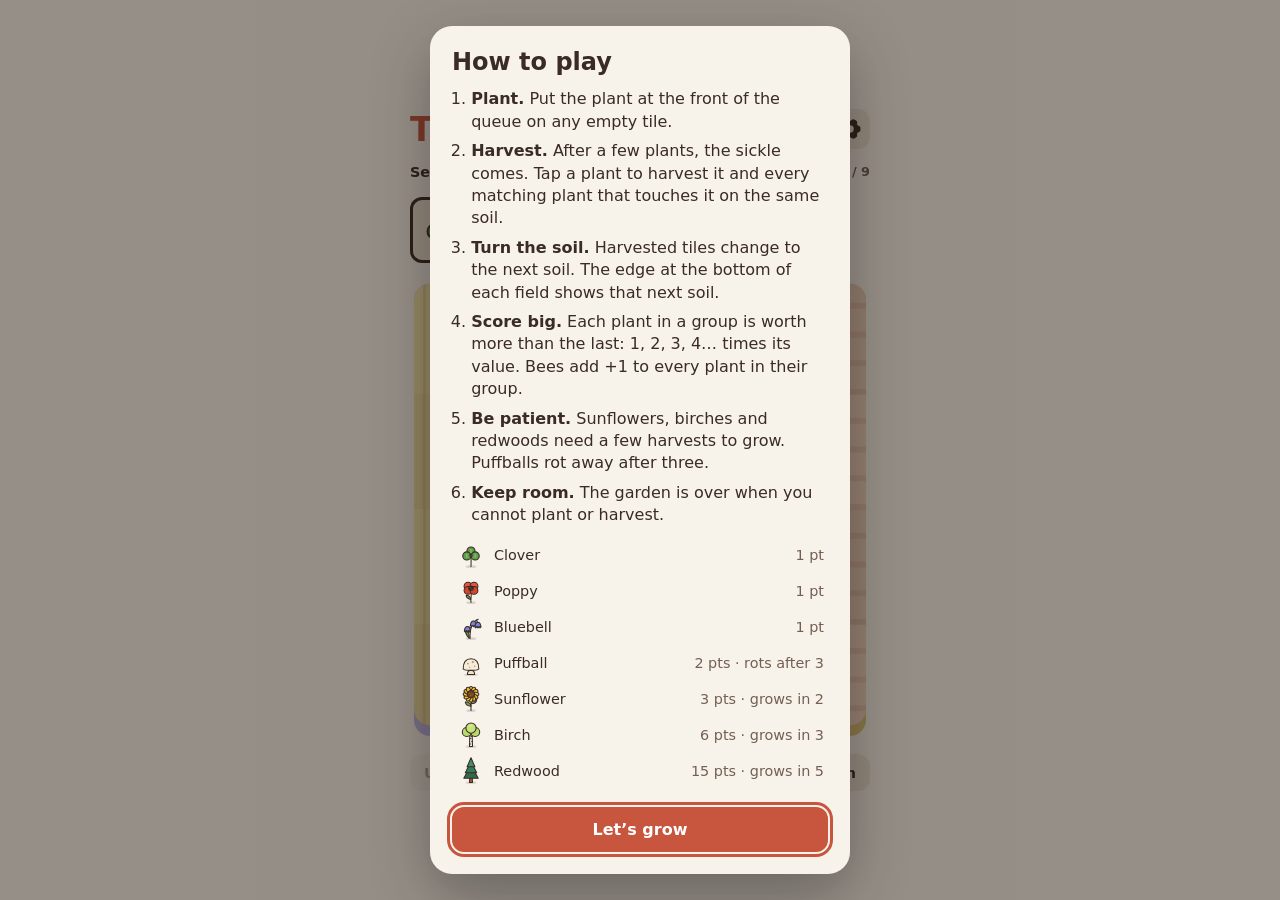
<file: index.html>
<!doctype html>
<html lang="en">
<head>
  <meta charset="utf-8">
  <meta name="viewport" content="width=device-width, initial-scale=1, viewport-fit=cover">
  <title>Tilth</title>
  <meta name="description" content="Plant, match and harvest on a garden that changes under your feet.">
  <meta name="theme-color" content="#f8f3ea">
  <script>
    // Runs before first paint, so there is no flash of the wrong theme. app.js owns the toggle.
    (function () {
      var saved = null;
      try { saved = localStorage.getItem('tilth.theme'); } catch (e) {}
      var dark = saved ? saved === 'dark' : matchMedia('(prefers-color-scheme: dark)').matches;
      document.documentElement.dataset.theme = dark ? 'dark' : 'light';
      document.querySelector('meta[name=theme-color]').content = dark ? '#1e1916' : '#f8f3ea';
    })();
  </script>
  <meta name="apple-mobile-web-app-capable" content="yes">
  <meta name="mobile-web-app-capable" content="yes">
  <meta name="apple-mobile-web-app-status-bar-style" content="default">
  <meta name="apple-mobile-web-app-title" content="Tilth">
  <link rel="manifest" href="manifest.webmanifest">
  <link rel="icon" href="icons/icon.svg" type="image/svg+xml">
  <link rel="apple-touch-icon" href="icons/apple-touch-icon.png">
  <link rel="stylesheet" href="style.css">
  <script type="module" src="app.js"></script>
</head>
<body>
  <main class="app">
    <header class="top">
      <h1 class="wordmark">Tilth</h1>
      <div class="scores">
        <div class="score"><span class="label">Score</span><output id="score">0</output></div>
        <div class="score best"><span class="label">Best</span><output id="best">0</output></div>
        <button id="settings-btn" class="icon-btn" aria-label="Settings"></button>
      </div>
    </header>

    <section class="season" aria-label="Season progress">
      <span id="season-label">Season 1</span>
      <div class="bar"><div id="season-bar"></div></div>
      <span id="season-goal" class="muted"></span>
    </section>

    <section class="queue-wrap">
      <ol id="queue" class="queue" aria-label="Next items"></ol>
      <p id="hint" class="hint" aria-live="polite"></p>
    </section>

    <section class="board-wrap">
      <div id="board" class="board" role="grid" aria-label="Garden"></div>
      <div id="fx" class="fx" aria-hidden="true"></div>
      <div id="toast" class="toast" aria-live="polite"></div>
    </section>

    <nav class="controls">
      <button id="undo" class="btn">Undo</button>
      <button id="new-btn" class="btn">New garden</button>
    </nav>
  </main>

  <dialog id="help" class="sheet">
    <h2>How to play</h2>
    <ol class="rules">
      <li><b>Plant.</b> Put the plant at the front of the queue on any empty tile.</li>
      <li><b>Harvest.</b> After a few plants, the sickle comes. Tap a plant to harvest it and every matching plant that touches it on the same soil.</li>
      <li><b>Turn the soil.</b> Harvested tiles change to the next soil. The edge at the bottom of each field shows that next soil.</li>
      <li><b>Score big.</b> Each plant in a group is worth more than the last: 1, 2, 3, 4… times its value. Bees add +1 to every plant in their group.</li>
      <li><b>Be patient.</b> Sunflowers, birches and redwoods need a few harvests to grow. Puffballs rot away after three.</li>
      <li><b>Keep room.</b> The garden is over when you cannot plant or harvest.</li>
    </ol>
    <table class="legend" id="legend"></table>
    <form method="dialog"><button class="btn primary">Let’s grow</button></form>
  </dialog>

  <dialog id="settings" class="sheet small">
    <h2>Settings</h2>
    <fieldset id="difficulty" class="segmented"></fieldset>
    <p id="mode-note" class="mode-note" hidden>
      <span id="mode-note-text"></span>
      <button type="button" id="mode-now" class="btn">Start now</button>
    </p>
    <div class="toggles">
      <button id="theme-toggle" class="toggle" aria-pressed="false"></button>
      <button id="sound-toggle" class="toggle" aria-pressed="true"></button>
    </div>
    <form method="dialog" class="stack">
      <button class="btn" value="help">How to play</button>
      <button class="btn primary" value="done">Done</button>
    </form>
  </dialog>

  <dialog id="over" class="sheet">
    <h2>Garden full</h2>
    <p class="final"><output id="final-score">0</output><span class="muted" id="final-best"></span></p>
    <form method="dialog" class="stack">
      <button class="btn primary" value="new">Plant a new garden</button>
      <button class="btn" value="pick">Change difficulty</button>
    </form>
  </dialog>

  <dialog id="confirm" class="sheet small">
    <h2>New garden</h2>
    <p class="muted" id="new-warning">You lose the current garden.</p>
    <form method="dialog" class="stack">
      <div id="modes" class="stack"></div>
      <button class="btn" value="cancel">Cancel</button>
    </form>
  </dialog>
</body>
</html>
</file>
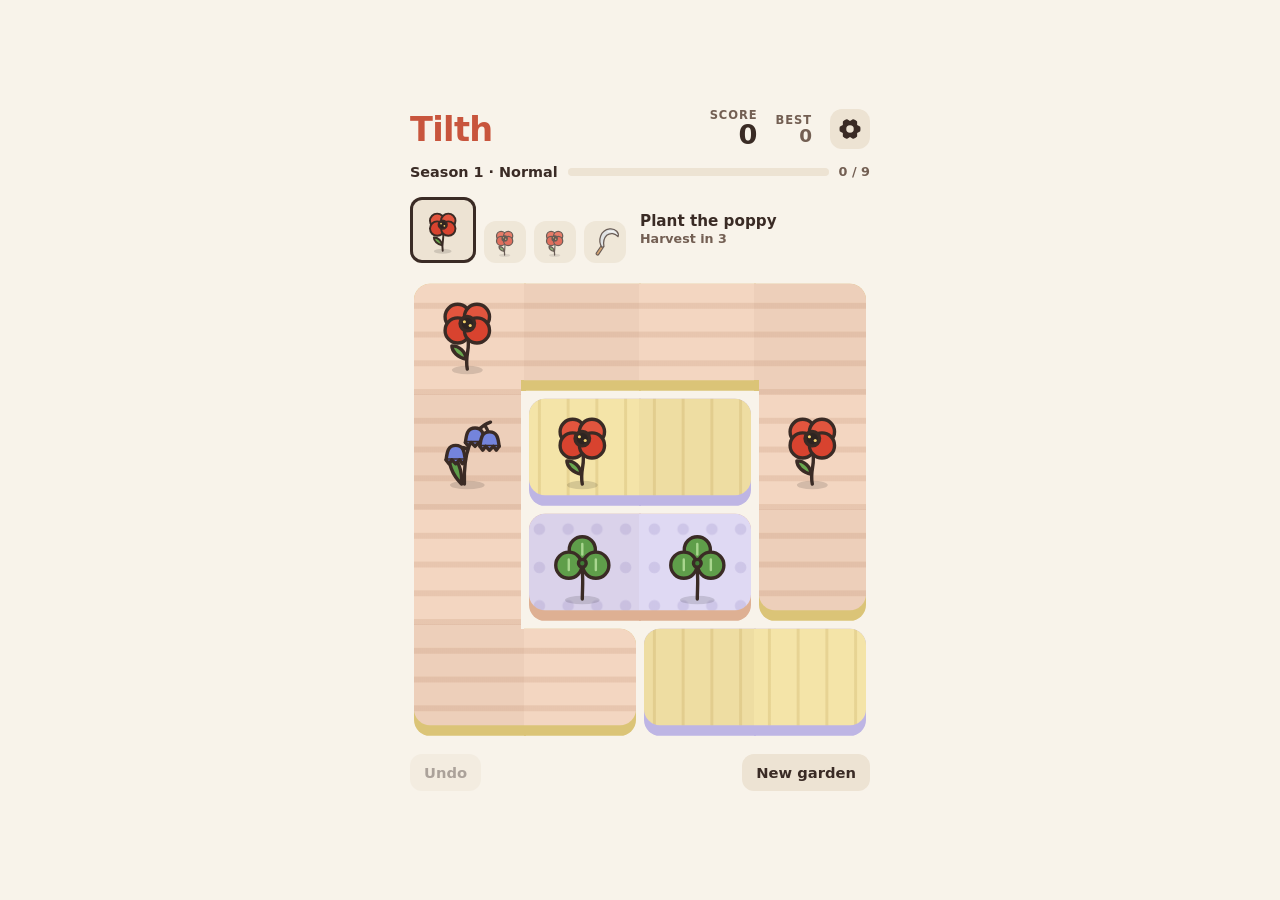
<file: public/index.html>
<!doctype html>
<html lang="en">
<head>
  <meta charset="utf-8">
  <meta name="viewport" content="width=device-width, initial-scale=1, viewport-fit=cover">
  <title>Tilth – a garden puzzle game</title>
  <meta name="description" content="Tilth is a free garden puzzle game you can play offline in your browser. Plant, harvest matching groups and turn the soil. A spiritual successor to Topsoil by Nico Prins.">
  <link rel="canonical" href="https://tilth.plottwist.hu/">
  <meta property="og:type" content="website">
  <meta property="og:url" content="https://tilth.plottwist.hu/">
  <meta property="og:title" content="Tilth – a garden puzzle game">
  <meta property="og:description" content="Tilth is a free garden puzzle game you can play offline in your browser. Plant, harvest matching groups and turn the soil. A spiritual successor to Topsoil by Nico Prins.">
  <meta property="og:image" content="https://tilth.plottwist.hu/icons/icon-512.png">
  <meta name="twitter:card" content="summary">
  <script type="application/ld+json">
    {"@context": "https://schema.org", "@type": "VideoGame", "name": "Tilth", "url": "https://tilth.plottwist.hu/",
      "description": "Tilth is a free garden puzzle game you can play offline in your browser. Plant, harvest matching groups and turn the soil. A spiritual successor to Topsoil by Nico Prins.", "genre": "Puzzle", "gamePlatform": "Web browser", "applicationCategory": "Game",
      "offers": {"@type": "Offer", "price": "0", "priceCurrency": "USD"},
      "isBasedOn": {"@type": "VideoGame", "name": "Topsoil", "author": {"@type": "Person", "name": "Nico Prins"}}}
  </script>
  <meta name="theme-color" content="#f8f3ea">
  <script>
    // Runs before first paint, so there is no flash of the wrong theme. app.js owns the toggle.
    (function () {
      var saved = null;
      try { saved = localStorage.getItem('tilth.theme'); } catch (e) {}
      var dark = saved ? saved === 'dark' : matchMedia('(prefers-color-scheme: dark)').matches;
      document.documentElement.dataset.theme = dark ? 'dark' : 'light';
      document.querySelector('meta[name=theme-color]').content = dark ? '#1e1916' : '#f8f3ea';
    })();
  </script>
  <meta name="apple-mobile-web-app-capable" content="yes">
  <meta name="mobile-web-app-capable" content="yes">
  <meta name="apple-mobile-web-app-status-bar-style" content="default">
  <meta name="apple-mobile-web-app-title" content="Tilth">
  <link rel="manifest" href="manifest.webmanifest">
  <link rel="icon" href="icons/favicon.svg" type="image/svg+xml">
  <link rel="apple-touch-icon" href="icons/apple-touch-icon.png">
  <link rel="stylesheet" href="style.css">
  <script type="module" src="app.js"></script>
</head>
<body>
  <main class="app">
    <header class="top">
      <h1 class="wordmark">Tilth</h1>
      <div class="scores">
        <div class="score"><span class="label">Score</span><output id="score">0</output></div>
        <div class="score best"><span class="label">Best</span><output id="best">0</output></div>
        <button id="settings-btn" class="icon-btn" aria-label="Settings"></button>
      </div>
    </header>

    <section class="season" aria-label="Season progress">
      <span id="season-label">Season 1</span>
      <div class="bar"><div id="season-bar"></div></div>
      <span id="season-goal" class="muted"></span>
    </section>

    <section class="queue-wrap">
      <ol id="queue" class="queue" aria-label="Next items"></ol>
      <p id="hint" class="hint" aria-live="polite"></p>
    </section>

    <section class="board-wrap">
      <div id="board" class="board" role="grid" aria-label="Garden"></div>
      <div id="fx" class="fx" aria-hidden="true"></div>
      <div id="toast" class="toast" aria-live="polite"></div>
    </section>

    <nav class="controls">
      <button id="undo" class="btn">Undo</button>
      <button id="new-btn" class="btn">New garden</button>
    </nav>

    <aside id="install" class="install" hidden>
      <img src="icons/icon-192.png" alt="" width="40" height="40">
      <p id="install-text"></p>
      <button id="install-btn" class="btn primary" hidden>Install</button>
      <button id="install-close" class="icon-btn" aria-label="Not now"></button>
    </aside>
  </main>

  <dialog id="help" class="sheet">
    <h2 tabindex="-1" autofocus>How to play</h2>
    <ol class="rules">
      <li><b>Plant.</b> Put the plant at the front of the queue on any empty tile.</li>
      <li><b>Harvest.</b> After a few plants, use the sickle: tap a plant to harvest it and every matching plant that touches it on the same soil.</li>
      <li><b>Turn the soil.</b> Harvested tiles change to the next soil. The edge at the bottom of each field shows that next soil.</li>
      <li><b>Score big.</b> Each plant in a group is worth more than the last: 1, 2, 3, 4… times its value. Bees add +1 to every plant in their group.</li>
      <li><b>Be patient.</b> Sunflowers, birches and redwoods start as sprouts. You cannot harvest a sprout: the dots under it show the harvests it needs to grow. Puffballs rot away after three harvests, and their dots count down too.</li>
      <li><b>Keep room.</b> The garden is over when you cannot plant or harvest.</li>
    </ol>
    <table class="legend" id="legend"></table>
    <p class="credit muted">Tilth is a fan-made homage to <i>Topsoil</i> (2017) by Nico Prins. It is not affiliated with or endorsed by its maker.</p>
    <form method="dialog"><button class="btn primary">Let’s grow</button></form>
  </dialog>

  <dialog id="settings" class="sheet small">
    <div class="card">
      <h2 tabindex="-1" autofocus>Settings</h2>
      <fieldset id="difficulty" class="segmented"></fieldset>
      <p id="mode-note" class="mode-note" hidden>
        <span id="mode-note-text"></span>
        <button type="button" id="mode-now" class="btn">Start now</button>
      </p>
      <fieldset id="language" class="segmented">
        <legend>Language</legend>
        <label><input type="radio" name="lang" value="en"><span lang="en">English</span></label>
        <label><input type="radio" name="lang" value="hu"><span lang="hu">Magyar</span></label>
      </fieldset>
      <div class="toggles">
        <button id="theme-toggle" class="toggle" aria-pressed="false"></button>
        <button id="sound-toggle" class="toggle" aria-pressed="true"></button>
      </div>
      <form method="dialog" class="stack">
        <button class="btn" value="achievements" id="ach-btn">Achievements</button>
        <button class="btn" value="help">How to play</button>
        <button class="btn primary" value="done">Done</button>
      </form>
      <p class="version muted" id="version"></p>
    </div>
    <div id="install-note" class="install" hidden>
      <img src="icons/icon-192.png" alt="" width="40" height="40">
      <p id="install-note-text"></p>
      <button type="button" id="install-note-btn" class="btn primary" hidden>Install</button>
    </div>
  </dialog>

  <dialog id="achievements" class="sheet">
    <h2 tabindex="-1" autofocus>Achievements</h2>
    <p class="muted" id="ach-count"></p>
    <ul class="ach-list" id="ach-list"></ul>
    <form method="dialog"><button class="btn primary">Done</button></form>
  </dialog>

  <dialog id="over" class="sheet">
    <h2 tabindex="-1" autofocus>Garden full</h2>
    <p class="final"><output id="final-score">0</output><span class="muted" id="final-best"></span></p>
    <p class="final-new" id="final-new" hidden></p>
    <form method="dialog" class="stack">
      <button class="btn primary" value="new">Plant a new garden</button>
      <button class="btn" value="pick">Change difficulty</button>
    </form>
  </dialog>

  <dialog id="confirm" class="sheet small">
    <h2 tabindex="-1" autofocus>New garden</h2>
    <p class="muted" id="new-warning">You lose the current garden.</p>
    <form method="dialog" class="stack">
      <div id="modes" class="stack"></div>
      <button class="btn" value="cancel">Cancel</button>
    </form>
  </dialog>
</body>
</html>
</file>
<file: style.css>
:root {
  --paper: #f8f3ea;
  --paper-2: #ede3d3;
  --ink: #3a2b25;
  --ink-art: #3a2b25;
  --muted: #735f53;
  --accent: #c8553d;
  /* Fields: fallow earth, wheat, lavender. The edge color shows the next soil. */
  --s0: #f3d6c1; --s0-edge: #deb093; --s0-pat: rgba(150, 80, 40, .12);
  --s1: #f4e4a8; --s1-edge: #dbc477; --s1-pat: rgba(150, 110, 20, .14);
  --s2: #dfd9f3; --s2-edge: #beb5e4; --s2-pat: rgba(80, 60, 150, .12);
  --radius: 16px;
  --gap: 4px;
  --lip: 9%;
  --font: ui-rounded, "SF Pro Rounded", "Nunito", "Segoe UI", system-ui, sans-serif;
  color-scheme: light;
}
/* data-theme is set before first paint by the script in index.html (system default or saved choice). */
:root[data-theme="dark"] {
  --paper: #1e1916; --paper-2: #2b241f; --ink: #f2e8dc; --muted: #a8968a;
  --s0: #c9845f; --s0-edge: #9c5d3e; --s0-pat: rgba(70, 25, 5, .18);
  --s1: #cfab55; --s1-edge: #a07f30; --s1-pat: rgba(80, 50, 0, .18);
  --s2: #8e89c6; --s2-edge: #6a65a3; --s2-pat: rgba(25, 15, 80, .2);
  color-scheme: dark;
}

* { box-sizing: border-box; }
html, body { margin: 0; height: 100%; }
body {
  background: var(--paper);
  color: var(--ink);
  font-family: var(--font);
  -webkit-tap-highlight-color: transparent;
  -webkit-user-select: none;
  user-select: none;
  overscroll-behavior: none;
}
button { font: inherit; color: inherit; }

.app {
  --board: min(calc(100vw - 32px), 460px, calc(100dvh - 290px));
  min-height: 100dvh;
  display: flex;
  flex-direction: column;
  align-items: center;
  justify-content: center;
  gap: 14px;
  padding: max(16px, env(safe-area-inset-top)) 16px max(16px, env(safe-area-inset-bottom));
}
.app > * { width: var(--board); min-width: 260px; }

.top { display: flex; align-items: center; justify-content: space-between; }
.wordmark {
  margin: 0;
  font-size: 2.1rem;
  font-weight: 800;
  letter-spacing: -.02em;
  color: var(--accent);
}
.scores { display: flex; gap: 18px; align-items: center; }
.icon-btn {
  width: 40px; height: 40px; border: 0; border-radius: 12px;
  background: var(--paper-2); color: var(--ink);
  display: grid; place-items: center; cursor: pointer;
}
.icon-btn svg { width: 24px; height: 24px; }
.icon-btn:focus-visible { outline: 3px solid var(--accent); outline-offset: 2px; }
.score { display: flex; flex-direction: column; align-items: flex-end; line-height: 1.05; }
.score output { font-size: 1.7rem; font-weight: 800; font-variant-numeric: tabular-nums; }
.score.best output { font-size: 1.15rem; color: var(--muted); }
.label { font-size: .72rem; text-transform: uppercase; letter-spacing: .08em; color: var(--muted); font-weight: 700; }
.muted { color: var(--muted); }

.season { display: flex; align-items: center; gap: 10px; font-weight: 700; font-size: .9rem; }
.season .bar { flex: 1; height: 8px; border-radius: 99px; background: var(--paper-2); overflow: hidden; }
#season-bar { height: 100%; width: 0; background: #6aa84f; border-radius: inherit; transition: width .5s ease; }
#season-goal { font-variant-numeric: tabular-nums; font-size: .8rem; }

/* Queue: the first slot is the item you play now. */
.queue-wrap { display: flex; align-items: center; gap: 14px; min-height: 72px; }
.queue { list-style: none; margin: 0; padding: 0; display: flex; align-items: flex-end; gap: 8px; }
.queue li {
  position: relative;
  width: 42px; height: 42px;
  border-radius: 12px;
  background: var(--paper-2);
  display: grid; place-items: center;
  opacity: .75;
  transition: transform .25s ease;
}
.queue li:first-child { width: 66px; height: 66px; opacity: 1; box-shadow: inset 0 0 0 3px var(--ink); }
.queue li .art { width: 84%; height: 84%; }
.queue li.enter { animation: slide-in .3s ease; }
.hint { margin: 0; font-weight: 700; font-size: .95rem; line-height: 1.25; }
.hint small { display: block; font-weight: 600; color: var(--muted); }

/* Board */
.board-wrap { position: relative; }
.board {
  display: grid;
  grid-template-columns: repeat(4, 1fr);
  aspect-ratio: 1;
}
.tile {
  --c: var(--s0); --pat: var(--s0-pat); --next: var(--s1-edge);
  position: relative;
  border: 0; padding: 0;
  background: none;
  cursor: pointer;
  touch-action: manipulation;
  transition: transform .15s ease;
}
.tile.s0 { --c: var(--s0); --pat: var(--s0-pat); }
.tile.s1 { --c: var(--s1); --pat: var(--s1-pat); }
.tile.s2 { --c: var(--s2); --pat: var(--s2-pat); }
.tile.n0 { --next: var(--s0-edge); }
.tile.n1 { --next: var(--s1-edge); }
.tile.n2 { --next: var(--s2-edge); }
/* Both layers cover the cell plus 1px (no hairline seams between joined cells) and are clipped to the field shape (set in app.js),
   so the patterns line up across joined cells. */
.tile .edge, .tile .top { position: absolute; inset: -1px; transition: background-color .45s ease, clip-path .3s ease; }
.tile .edge { background-color: var(--next); clip-path: var(--clip-edge); }
.tile .top { background-color: var(--c); clip-path: var(--clip-top); background-position: 1px 1px; --cell-w: calc(100% - 2px); --cell-h: calc(100% - 2px); }
/* Crop rows make the soil readable without color: furrows, wheat rows, lavender dots. */
.tile.s0 .top { background-image: linear-gradient(transparent 78%, var(--pat) 78%); background-size: var(--cell-w) calc(var(--cell-h) / 4); }
.tile.s1 .top { background-image: linear-gradient(90deg, transparent 44%, var(--pat) 44% 56%, transparent 56%); background-size: calc(var(--cell-w) / 4) var(--cell-h); }
.tile.s2 .top { background-image: radial-gradient(circle, var(--pat) 0 22%, transparent 26%); background-size: calc(var(--cell-w) / 4) calc(var(--cell-h) / 3); }
/* Inner corners of a field (classes set in app.js). A bottom notch carries the field's
   next-soil edge up to the wall of the field below it. */
.tile .notch { position: absolute; display: none; width: calc(var(--gap) + 1px); height: calc(var(--gap) + 1px); background: var(--paper); }
.tile .notch.tl { left: -1px; top: -1px; }
.tile .notch.tr { right: -1px; top: -1px; }
.tile .notch.bl, .tile .notch.br {
  bottom: -1px;
  height: calc(var(--gap) + 1px + var(--lip));
  background: linear-gradient(var(--next) 0 calc(100% - var(--gap) - 1px), var(--paper) 0);
}
.tile .notch.bl { left: -1px; }
.tile .notch.br { right: -1px; }
.tile.c-tl .notch.tl, .tile.c-tr .notch.tr, .tile.c-bl .notch.bl, .tile.c-br .notch.br { display: block; }
/* A faint checker keeps single cells visible inside a large field. */
.tile.odd .top { box-shadow: inset 0 0 0 999px rgba(80, 50, 20, .035); }
.tile:active { transform: translateY(2px); }
.tile .plant { position: absolute; inset: 4% 8% 15%; display: grid; place-items: center; pointer-events: none; }
.tile .art { width: 100%; height: 100%; overflow: visible; }
.tile .plant.pop { animation: pop .38s cubic-bezier(.3, 1.6, .5, 1); }
.tile .plant.grow { animation: wiggle .6s ease; }
.tile .bee { position: absolute; width: 38%; height: 38%; right: -4%; top: -6%; animation: hover 2.4s ease-in-out infinite; }
.queue li .bee { position: absolute; width: 46%; height: 46%; right: -10%; top: -12%; }
.tile .pips { position: absolute; left: 0; right: 0; bottom: 16%; display: flex; justify-content: center; gap: 3px; pointer-events: none; }
.tile .pips i { width: 6px; height: 6px; border-radius: 50%; background: var(--ink); opacity: .55; }
.tile .pips i.done { opacity: .15; }
.tile.hl .top { box-shadow: inset 0 0 0 999px rgba(255, 255, 255, .45); }
.tile.hl .plant { transform: translateY(-3px); transition: transform .15s ease; }
.tile.shake { animation: shake .3s ease; }
.tile:focus-visible { outline: 3px solid var(--accent); outline-offset: 2px; }

.fx { position: absolute; inset: 0; pointer-events: none; }
.ghost { position: absolute; display: grid; place-items: center; animation: lift .6s ease forwards; }
.ghost.rot { animation: rot .6s ease forwards; }
.ghost .art { width: 100%; height: 100%; }
.points {
  position: absolute; transform: translate(-50%, -50%);
  font-weight: 900; font-size: 2rem; color: var(--ink);
  text-shadow: 0 2px 0 var(--paper), 0 -2px 0 var(--paper), 2px 0 0 var(--paper), -2px 0 0 var(--paper);
  animation: float 1s ease forwards;
}
.toast {
  position: absolute; left: 50%; top: 50%; transform: translate(-50%, -50%) scale(.8);
  background: var(--ink); color: var(--paper);
  padding: 10px 18px; border-radius: 99px; font-weight: 800;
  opacity: 0; pointer-events: none; transition: opacity .25s, transform .25s;
}
.toast.show { opacity: 1; transform: translate(-50%, -50%) scale(1); }

.controls { display: flex; gap: 8px; justify-content: space-between; }
.btn {
  border: 0; border-radius: 12px;
  padding: 10px 14px;
  background: var(--paper-2);
  font-weight: 700; font-size: .92rem;
  cursor: pointer;
}
.btn:disabled { opacity: .4; cursor: default; }
.btn.primary { background: var(--accent); color: #fff; }
.btn:focus-visible { outline: 3px solid var(--accent); outline-offset: 2px; }

.sheet {
  border: 0; border-radius: 22px;
  padding: 22px;
  width: min(420px, calc(100vw - 32px));
  max-height: calc(100dvh - 32px);
  background: var(--paper); color: var(--ink);
  box-shadow: 0 20px 60px rgba(0, 0, 0, .3);
}
.sheet::backdrop { background: rgba(30, 20, 15, .45); }
.sheet h2 { margin: 0 0 12px; font-size: 1.5rem; }
.sheet form { margin-top: 18px; }
.sheet form .btn { width: 100%; padding: 13px; font-size: 1rem; }
.sheet .stack { display: grid; gap: 8px; }
.mode {
  display: grid; gap: 2px; text-align: left;
  border: 0; border-radius: 14px; padding: 12px 14px;
  background: var(--paper-2); cursor: pointer;
}
.mode b { font-size: 1.05rem; }
.mode span { font-size: .85rem; color: var(--muted); font-weight: 600; }
.mode.current { box-shadow: inset 0 0 0 3px var(--ink); }
.mode:focus-visible { outline: 3px solid var(--accent); outline-offset: 2px; }
.sheet.small { width: min(340px, calc(100vw - 32px)); }
.segmented { border: 0; margin: 0 0 14px; padding: 0; display: grid; grid-template-columns: repeat(3, 1fr); gap: 6px; }
.segmented legend { float: left; width: 100%; padding: 0 0 8px; font-size: .72rem; font-weight: 800; letter-spacing: .08em; text-transform: uppercase; color: var(--muted); grid-column: 1 / -1; }
.segmented label { position: relative; cursor: pointer; }
.segmented input { position: absolute; opacity: 0; inset: 0; margin: 0; cursor: pointer; }
.segmented span { display: block; text-align: center; padding: 11px 4px; border-radius: 12px; font-weight: 800; background: var(--paper-2); transition: background-color .2s ease, color .2s ease; }
.segmented input:checked + span { background: var(--ink); color: var(--paper); }
.segmented input:focus-visible + span { outline: 3px solid var(--accent); outline-offset: 2px; }
.mode-note { margin: -4px 0 14px; display: grid; gap: 8px; font-size: .9rem; color: var(--muted); font-weight: 600; }
.mode-note[hidden] { display: none; }
.mode-note .btn { color: var(--ink); }
.toggles { display: grid; grid-template-columns: 1fr 1fr; gap: 10px; }
.toggle {
  display: grid; justify-items: center; gap: 8px;
  border: 0; border-radius: 18px; padding: 18px 10px 14px;
  background: var(--paper-2); color: var(--ink);
  font-weight: 800; font-size: .95rem; cursor: pointer;
  transition: background-color .2s ease, color .2s ease, transform .1s ease;
}
.toggle svg { width: 36px; height: 36px; }
.toggle[aria-pressed="true"] { background: var(--ink); color: var(--paper); }
.toggle:active { transform: scale(.96); }
.toggle:focus-visible { outline: 3px solid var(--accent); outline-offset: 2px; }
.rules { padding-left: 1.2em; margin: 0; line-height: 1.4; }
.rules li { margin-bottom: 7px; }
.legend { width: 100%; border-collapse: collapse; margin-top: 10px; font-size: .9rem; }
.legend td { padding: 3px 4px; }
.legend td:first-child { width: 36px; }
.legend .art { width: 30px; height: 30px; display: block; }
.legend td:last-child { text-align: right; color: var(--muted); }
.final { display: flex; flex-direction: column; align-items: center; margin: 4px 0 0; }
.final output { font-size: 3.4rem; font-weight: 900; line-height: 1; }

@keyframes pop { from { transform: scale(.2); opacity: 0; } to { transform: scale(1); opacity: 1; } }
@keyframes wiggle { 0%, 100% { transform: rotate(0); } 25% { transform: rotate(-7deg) scale(1.08); } 60% { transform: rotate(5deg); } }
@keyframes hover { 0%, 100% { translate: 0 0; } 50% { translate: 0 -3px; } }
@keyframes shake { 0%, 100% { translate: 0; } 25% { translate: -5px; } 75% { translate: 5px; } }
@keyframes lift { to { transform: translateY(-40%) scale(1.15); opacity: 0; } }
@keyframes rot { to { transform: scale(.4) rotate(20deg); opacity: 0; filter: grayscale(1); } }
@keyframes float { 0% { opacity: 0; translate: 0 10px; } 20% { opacity: 1; } 100% { opacity: 0; translate: 0 -50px; } }
@keyframes slide-in { from { transform: translateX(20px); opacity: 0; } }

@media (prefers-reduced-motion: reduce) {
  *, *::before, *::after { animation-duration: .01ms !important; transition-duration: .01ms !important; }
}
</file>
<file: public/style.css>
:root {
  --paper: #f8f3ea;
  --paper-2: #ede3d3;
  --ink: #3a2b25;
  --ink-art: #3a2b25;
  --muted: #735f53;
  --accent: #c8553d;
  /* Fields: fallow earth, wheat, lavender. The edge color shows the next soil. */
  --s0: #f3d6c1; --s0-edge: #deb093; --s0-pat: rgba(150, 80, 40, .12);
  --s1: #f4e4a8; --s1-edge: #dbc477; --s1-pat: rgba(150, 110, 20, .14);
  --s2: #dfd9f3; --s2-edge: #beb5e4; --s2-pat: rgba(80, 60, 150, .12);
  --radius: 16px;
  --gap: 4px;
  --lip: 9%;
  --font: ui-rounded, "SF Pro Rounded", "Nunito", "Segoe UI", system-ui, sans-serif;
  color-scheme: light;
}
/* data-theme is set before first paint by the script in index.html (system default or saved choice). */
:root[data-theme="dark"] {
  --paper: #1e1916; --paper-2: #2b241f; --ink: #f2e8dc; --muted: #a8968a;
  --s0: #c9845f; --s0-edge: #9c5d3e; --s0-pat: rgba(70, 25, 5, .18);
  --s1: #cfab55; --s1-edge: #a07f30; --s1-pat: rgba(80, 50, 0, .18);
  --s2: #8e89c6; --s2-edge: #6a65a3; --s2-pat: rgba(25, 15, 80, .2);
  color-scheme: dark;
}

* { box-sizing: border-box; }
html, body { margin: 0; height: 100%; }
body {
  background: var(--paper);
  color: var(--ink);
  font-family: var(--font);
  -webkit-tap-highlight-color: transparent;
  -webkit-user-select: none;
  user-select: none;
  overscroll-behavior: none;
}
button { font: inherit; color: inherit; }

.app {
  --board: min(calc(100vw - 32px), 460px, calc(100dvh - 290px));
  min-height: 100dvh;
  display: flex;
  flex-direction: column;
  align-items: center;
  justify-content: center;
  gap: 14px;
  padding: max(16px, env(safe-area-inset-top)) 16px max(16px, env(safe-area-inset-bottom));
}
.app > * { width: var(--board); min-width: 260px; }

.top { display: flex; align-items: center; justify-content: space-between; }
.wordmark {
  margin: 0;
  font-size: 2.1rem;
  font-weight: 800;
  letter-spacing: -.02em;
  color: var(--accent);
}
.scores { display: flex; gap: 18px; align-items: center; }
.icon-btn {
  width: 40px; height: 40px; border: 0; border-radius: 12px;
  background: var(--paper-2); color: var(--ink);
  display: grid; place-items: center; cursor: pointer;
}
.icon-btn svg { width: 24px; height: 24px; }
.icon-btn:focus-visible { outline: 3px solid var(--accent); outline-offset: 2px; }
.score { display: flex; flex-direction: column; align-items: flex-end; line-height: 1.05; }
.score output { font-size: 1.7rem; font-weight: 800; font-variant-numeric: tabular-nums; }
.score.best output { font-size: 1.15rem; color: var(--muted); }
.label { font-size: .72rem; text-transform: uppercase; letter-spacing: .08em; color: var(--muted); font-weight: 700; }
.muted { color: var(--muted); }

.season { display: flex; align-items: center; gap: 10px; font-weight: 700; font-size: .9rem; }
.season .bar { flex: 1; height: 8px; border-radius: 99px; background: var(--paper-2); overflow: hidden; }
#season-bar { height: 100%; width: 0; background: #6aa84f; border-radius: inherit; transition: width .5s ease; }
#season-goal { font-variant-numeric: tabular-nums; font-size: .8rem; }

/* Queue: the first slot is the item you play now. */
.queue-wrap { display: flex; align-items: center; gap: 14px; min-height: 72px; }
.queue { list-style: none; margin: 0; padding: 0; display: flex; align-items: flex-end; gap: 8px; }
.queue li {
  position: relative;
  width: 42px; height: 42px;
  border-radius: 12px;
  background: var(--paper-2);
  display: grid; place-items: center;
  opacity: .75;
  transition: transform .25s ease;
}
.queue li:first-child { width: 66px; height: 66px; opacity: 1; box-shadow: inset 0 0 0 3px var(--ink); }
.queue li .art { width: 84%; height: 84%; }
.queue li.enter { animation: slide-in .3s ease; }
.hint { margin: 0; font-weight: 700; font-size: .95rem; line-height: 1.25; }
.hint small { display: block; font-weight: 600; color: var(--muted); }

/* Board */
.board-wrap { position: relative; }
.board {
  display: grid;
  grid-template-columns: repeat(4, 1fr);
  aspect-ratio: 1;
}
.tile {
  --c: var(--s0); --pat: var(--s0-pat); --next: var(--s1-edge);
  position: relative;
  border: 0; padding: 0;
  background: none;
  cursor: pointer;
  touch-action: manipulation;
  transition: transform .15s ease;
}
.tile.s0 { --c: var(--s0); --pat: var(--s0-pat); }
.tile.s1 { --c: var(--s1); --pat: var(--s1-pat); }
.tile.s2 { --c: var(--s2); --pat: var(--s2-pat); }
.tile.n0 { --next: var(--s0-edge); }
.tile.n1 { --next: var(--s1-edge); }
.tile.n2 { --next: var(--s2-edge); }
/* Both layers cover the cell plus 1px (no hairline seams between joined cells) and are clipped to the field shape (set in app.js),
   so the patterns line up across joined cells. */
.tile .edge, .tile .top { position: absolute; inset: -1px; transition: background-color .45s ease, clip-path .3s ease; }
.tile .edge { background-color: var(--next); clip-path: var(--clip-edge); }
.tile .top { background-color: var(--c); clip-path: var(--clip-top); background-position: 1px 1px; --cell-w: calc(100% - 2px); --cell-h: calc(100% - 2px); }
/* Crop rows make the soil readable without color: furrows, wheat rows, lavender dots. */
.tile.s0 .top { background-image: linear-gradient(transparent 78%, var(--pat) 78%); background-size: var(--cell-w) calc(var(--cell-h) / 4); }
.tile.s1 .top { background-image: linear-gradient(90deg, transparent 44%, var(--pat) 44% 56%, transparent 56%); background-size: calc(var(--cell-w) / 4) var(--cell-h); }
.tile.s2 .top { background-image: radial-gradient(circle, var(--pat) 0 22%, transparent 26%); background-size: calc(var(--cell-w) / 4) calc(var(--cell-h) / 3); }
/* Inner corners of a field (classes set in app.js). A bottom notch carries the field's
   next-soil edge up to the wall of the field below it. */
.tile .notch { position: absolute; display: none; width: calc(var(--gap) + 1px); height: calc(var(--gap) + 1px); background: var(--paper); }
.tile .notch.tl { left: -1px; top: -1px; }
.tile .notch.tr { right: -1px; top: -1px; }
.tile .notch.bl, .tile .notch.br {
  bottom: -1px;
  height: calc(var(--gap) + 1px + var(--lip));
  background: linear-gradient(var(--next) 0 calc(100% - var(--gap) - 1px), var(--paper) 0);
}
.tile .notch.bl { left: -1px; }
.tile .notch.br { right: -1px; }
.tile.c-tl .notch.tl, .tile.c-tr .notch.tr, .tile.c-bl .notch.bl, .tile.c-br .notch.br { display: block; }
/* A faint checker keeps single cells visible inside a large field. */
.tile.odd .top { box-shadow: inset 0 0 0 999px rgba(80, 50, 20, .035); }
.tile:active { transform: translateY(2px); }
.tile .plant { position: absolute; inset: 4% 8% 15%; display: grid; place-items: center; pointer-events: none; }
.tile .art { width: 100%; height: 100%; overflow: visible; }
.tile .plant.pop { animation: pop .38s cubic-bezier(.3, 1.6, .5, 1); }
.tile .plant.grow { animation: wiggle .6s ease; }
.tile .bee { position: absolute; width: 38%; height: 38%; right: -4%; top: -6%; animation: hover 2.4s ease-in-out infinite; }
.queue li .bee { position: absolute; width: 46%; height: 46%; right: -10%; top: -12%; }
.tile .pips { position: absolute; left: 0; right: 0; bottom: 16%; display: flex; justify-content: center; gap: 3px; pointer-events: none; }
.tile .pips i { width: 6px; height: 6px; border-radius: 50%; background: var(--ink); opacity: .55; }
.tile .pips i.done { opacity: .15; }
.tile.hl .top { box-shadow: inset 0 0 0 999px rgba(255, 255, 255, .45); }
.tile.hl .plant { transform: translateY(-3px); transition: transform .15s ease; }
.tile.shake { animation: shake .3s ease; }
.tile:focus-visible { outline: 3px solid var(--accent); outline-offset: 2px; }

.fx { position: absolute; inset: 0; pointer-events: none; }
.ghost { position: absolute; display: grid; place-items: center; animation: lift .6s ease forwards; }
.ghost.rot { animation: rot .6s ease forwards; }
.ghost .art { width: 100%; height: 100%; }
.points {
  position: absolute; transform: translate(-50%, -50%);
  font-weight: 900; font-size: 2rem; color: var(--ink);
  text-shadow: 0 2px 0 var(--paper), 0 -2px 0 var(--paper), 2px 0 0 var(--paper), -2px 0 0 var(--paper);
  animation: float 1s ease forwards;
}
.toast {
  position: absolute; left: 50%; top: 50%; transform: translate(-50%, -50%) scale(.8);
  background: var(--ink); color: var(--paper);
  padding: 10px 18px; border-radius: 99px; font-weight: 800;
  opacity: 0; pointer-events: none; transition: opacity .25s, transform .25s;
}
.toast.show { opacity: 1; transform: translate(-50%, -50%) scale(1); }
.toast, .final-new { display: flex; align-items: center; gap: 8px; white-space: nowrap; }
.toast svg { width: 20px; height: 20px; color: #f5c22f; flex: none; }
.final-new { white-space: normal; justify-content: center; margin: 12px 0 0; font-weight: 700; }
.final-new svg { width: 22px; height: 22px; color: #d9a514; flex: none; }
.final-new[hidden] { display: none; }
.ach-list { list-style: none; margin: 4px 0 0; padding: 0; }
.ach-list li {
  display: grid; grid-template-columns: 26px 1fr; column-gap: 10px; align-items: center;
  padding: 9px 0; border-top: 1px solid var(--paper-2);
}
.ach-list li > svg, .ach-list li > i { grid-row: span 2; width: 24px; height: 24px; }
.ach-list li > svg { color: #4f8a3c; }
.ach-list li > i { box-sizing: border-box; border: 2.5px solid var(--muted); border-radius: 50%; opacity: .5; width: 22px; height: 22px; justify-self: center; }
.ach-list b { line-height: 1.2; }
.ach-list span { font-size: .85rem; color: var(--muted); font-weight: 600; }
.ach-list li:not(.done) b { color: var(--muted); }

.controls { display: flex; gap: 8px; justify-content: space-between; }
.btn {
  border: 0; border-radius: 12px;
  padding: 10px 14px;
  background: var(--paper-2);
  font-weight: 700; font-size: .92rem;
  cursor: pointer;
}
.btn:disabled { opacity: .4; cursor: default; }
.btn.primary { background: var(--accent); color: #fff; }

.install {
  display: flex; align-items: center; gap: 10px;
  box-sizing: border-box; padding: 8px 8px 8px 10px;
  border-radius: 14px; background: var(--paper-2);
}
.install[hidden] { display: none; }
.install img { border-radius: 9px; flex: none; }
.install p { flex: 1; margin: 0; font-size: .85rem; line-height: 1.3; }
.install p svg { width: 1.1em; height: 1.1em; vertical-align: -.2em; }
.install .icon-btn { width: 32px; height: 32px; flex: none; background: none; }
.install .icon-btn svg { width: 16px; height: 16px; }
/* Settings: the card, and under it, on the backdrop, the install banner in quieter colors. */
#settings { background: none; box-shadow: none; padding: 0; overflow: visible; max-height: none; }
#settings .card {
  background: var(--paper); border-radius: 22px; padding: 22px;
  box-shadow: 0 20px 60px rgba(0, 0, 0, .3);
  max-height: calc(100dvh - 120px); overflow-y: auto;
}
#settings .install {
  margin-top: 12px; padding-right: 14px;
  background: color-mix(in srgb, var(--paper-2) 85%, transparent); color: var(--muted);
}
#settings .install img { opacity: .85; }
.btn:focus-visible { outline: 3px solid var(--accent); outline-offset: 2px; }

.sheet {
  border: 0; border-radius: 22px;
  padding: 22px;
  width: min(420px, calc(100vw - 32px));
  max-height: calc(100dvh - 32px);
  background: var(--paper); color: var(--ink);
  box-shadow: 0 20px 60px rgba(0, 0, 0, .3);
  overflow-y: auto;
}
.sheet::backdrop { background: rgba(30, 20, 15, .45); }
.sheet h2 { margin: 0 0 12px; font-size: 1.5rem; }
.sheet h2:focus { outline: none; }
.sheet form { margin-top: 18px; }
.sheet form .btn { width: 100%; padding: 13px; font-size: 1rem; }
.sheet .stack { display: grid; gap: 8px; }
.version { margin: 12px 0 0; text-align: center; font-size: .8rem; font-weight: 600; }
.version:empty { display: none; }
.mode {
  display: grid; gap: 2px; text-align: left;
  border: 0; border-radius: 14px; padding: 12px 14px;
  background: var(--paper-2); cursor: pointer;
}
.mode b { font-size: 1.05rem; }
.mode span { font-size: .85rem; color: var(--muted); font-weight: 600; }
.mode.current { box-shadow: inset 0 0 0 3px var(--ink); }
.mode:focus-visible { outline: 3px solid var(--accent); outline-offset: 2px; }
.sheet.small { width: min(340px, calc(100vw - 32px)); }
.segmented { border: 0; margin: 0 0 14px; padding: 0; display: grid; grid-template-columns: repeat(3, 1fr); gap: 6px; }
#language { grid-template-columns: 1fr 1fr; }
.segmented legend { float: left; width: 100%; padding: 0 0 8px; font-size: .72rem; font-weight: 800; letter-spacing: .08em; text-transform: uppercase; color: var(--muted); grid-column: 1 / -1; }
.segmented label { position: relative; cursor: pointer; }
.segmented input { position: absolute; opacity: 0; inset: 0; margin: 0; cursor: pointer; }
.segmented span { display: block; text-align: center; padding: 11px 4px; border-radius: 12px; font-weight: 800; background: var(--paper-2); transition: background-color .2s ease, color .2s ease; }
.segmented input:checked + span { background: var(--ink); color: var(--paper); }
.segmented input:focus-visible + span { outline: 3px solid var(--accent); outline-offset: 2px; }
.mode-note { margin: -4px 0 14px; display: grid; gap: 8px; font-size: .9rem; color: var(--muted); font-weight: 600; }
.mode-note[hidden] { display: none; }
.mode-note .btn { color: var(--ink); }
.toggles { display: grid; grid-template-columns: 1fr 1fr; gap: 10px; }
.toggle {
  display: grid; justify-items: center; gap: 8px;
  border: 0; border-radius: 18px; padding: 18px 10px 14px;
  background: var(--paper-2); color: var(--ink);
  font-weight: 800; font-size: .95rem; cursor: pointer;
  transition: background-color .2s ease, color .2s ease, transform .1s ease;
}
.toggle svg { width: 36px; height: 36px; }
.toggle[aria-pressed="true"] { background: var(--ink); color: var(--paper); }
.toggle:active { transform: scale(.96); }
.toggle:focus-visible { outline: 3px solid var(--accent); outline-offset: 2px; }
.rules { padding-left: 1.2em; margin: 0; line-height: 1.4; }
.rules li { margin-bottom: 7px; }
.legend { width: 100%; border-collapse: collapse; margin-top: 10px; font-size: .9rem; }
.legend td { padding: 3px 4px; }
.legend td:first-child { width: 36px; }
.legend .art { width: 30px; height: 30px; display: block; }
.legend td:last-child { text-align: right; color: var(--muted); }
.credit { font-size: .8rem; line-height: 1.4; margin: 12px 0 0; }
.final { display: flex; flex-direction: column; align-items: center; margin: 4px 0 0; }
.final output { font-size: 3.4rem; font-weight: 900; line-height: 1; }

@keyframes pop { from { transform: scale(.2); opacity: 0; } to { transform: scale(1); opacity: 1; } }
@keyframes wiggle { 0%, 100% { transform: rotate(0); } 25% { transform: rotate(-7deg) scale(1.08); } 60% { transform: rotate(5deg); } }
@keyframes hover { 0%, 100% { translate: 0 0; } 50% { translate: 0 -3px; } }
@keyframes shake { 0%, 100% { translate: 0; } 25% { translate: -5px; } 75% { translate: 5px; } }
@keyframes lift { to { transform: translateY(-40%) scale(1.15); opacity: 0; } }
@keyframes rot { to { transform: scale(.4) rotate(20deg); opacity: 0; filter: grayscale(1); } }
@keyframes float { 0% { opacity: 0; translate: 0 10px; } 20% { opacity: 1; } 100% { opacity: 0; translate: 0 -50px; } }
@keyframes slide-in { from { transform: translateX(20px); opacity: 0; } }

@media (prefers-reduced-motion: reduce) {
  *, *::before, *::after { animation-duration: .01ms !important; transition-duration: .01ms !important; }
}
</file>
